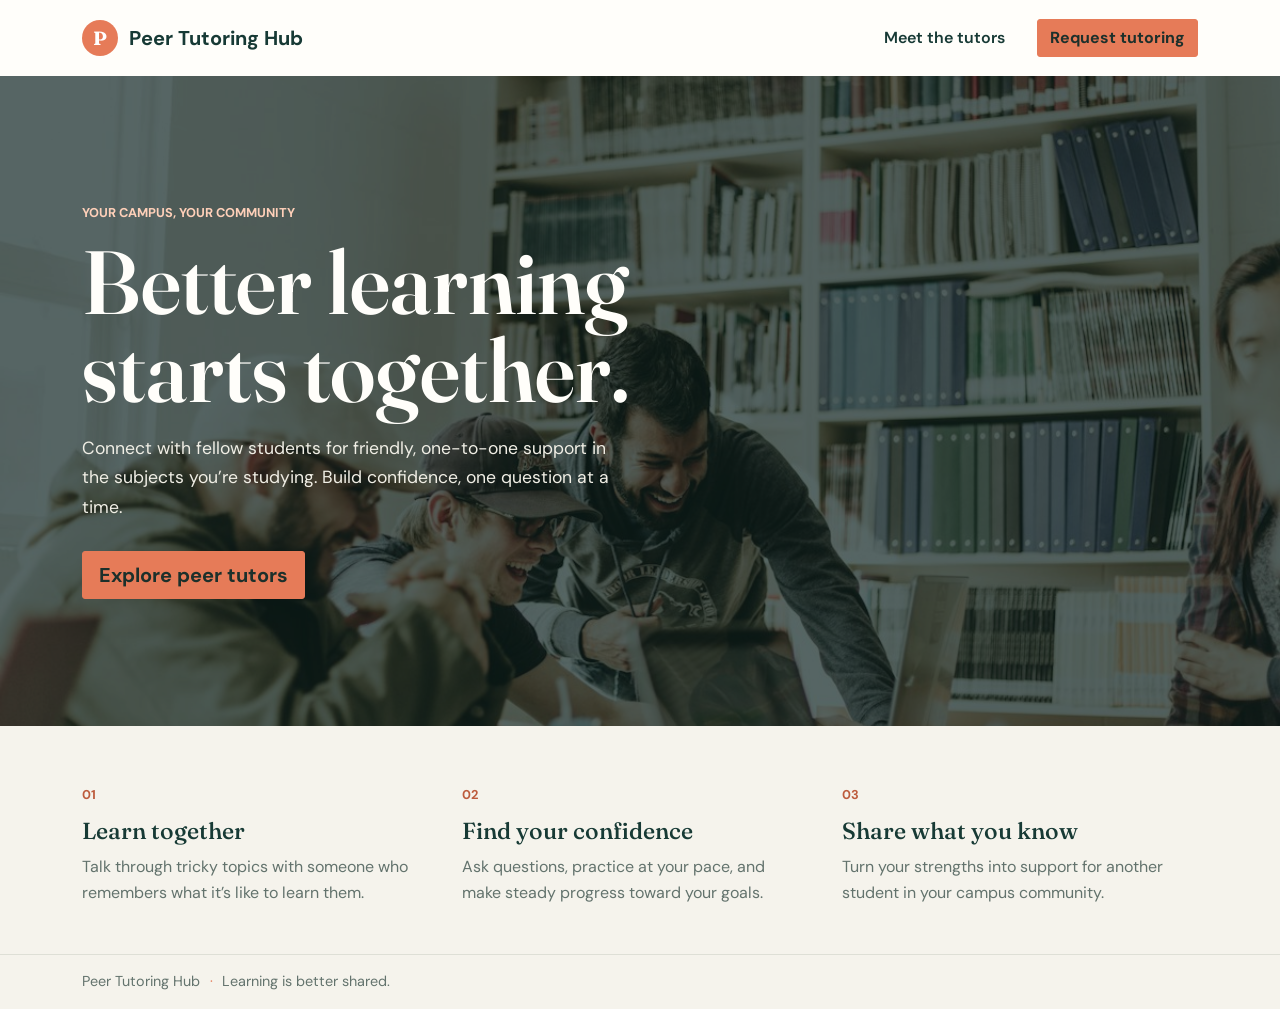
<file: index.html>
<!doctype html>
<html lang="en">
<head>
	<meta charset="utf-8">
	<meta name="viewport" content="width=device-width, initial-scale=1">
	<meta name="description" content="Find peer tutors, get help with challenging subjects, and learn alongside your campus community.">
	<title>Peer Tutoring Hub | Learn Together</title>
	<link rel="preconnect" href="https://fonts.googleapis.com">
	<link rel="preconnect" href="https://fonts.gstatic.com" crossorigin>
	<link href="https://fonts.googleapis.com/css2?family=DM+Sans:wght@400;500;600;700&family=Fraunces:opsz,wght@9..144,600;9..144,700&display=swap" rel="stylesheet">
	<link href="https://cdn.jsdelivr.net/npm/bootstrap@5.3.3/dist/css/bootstrap.min.css" rel="stylesheet" integrity="sha384-QWTKZyjpPEjISv5WaRU9OFeRpok6YctnYmDr5pNlyT2bRjXh0JMhjY6hW+ALEwIH" crossorigin="anonymous">
	<link rel="stylesheet" href="css/styles.css">
</head>
<body>
	<header>
		<nav class="navbar navbar-expand-lg hub-navbar" aria-label="Main navigation">
			<div class="container">
				<a class="navbar-brand hub-brand" href="index.html"><span class="brand-mark" aria-hidden="true">P</span>Peer Tutoring Hub</a>
				<button class="navbar-toggler" type="button" data-bs-toggle="collapse" data-bs-target="#mainNavigation" aria-controls="mainNavigation" aria-expanded="false" aria-label="Toggle navigation">
					<span class="navbar-toggler-icon"></span>
				</button>
				<div class="collapse navbar-collapse" id="mainNavigation">
					<ul class="navbar-nav ms-auto align-items-lg-center gap-lg-4">
						<li class="nav-item"><a class="nav-link" href="tutors.html">Meet the tutors</a></li>
						<li class="nav-item"><a class="btn btn-hub" href="request-form.html">Request tutoring</a></li>
					</ul>
				</div>
			</div>
		</nav>
	</header>

	<main>
		<section class="hero" aria-labelledby="hero-title">
			<img class="hero-image" src="images/tutoring.jpg" alt="Students collaborating around a laptop in a library">
			<div class="hero-shade" aria-hidden="true"></div>
			<div class="container hero-content">
				<p class="hero-kicker">Your campus, your community</p>
				<h1 id="hero-title">Better learning<br>starts together.</h1>
				<p class="hero-description">Connect with fellow students for friendly, one-to-one support in the subjects you’re studying. Build confidence, one question at a time.</p>
				<a class="btn btn-hub btn-lg" href="tutors.html">Explore peer tutors</a>
			</div>
		</section>

		<section class="benefits py-5" aria-label="Benefits of peer tutoring">
			<div class="container">
				<div class="row g-4">
					<div class="col-md-4 benefit">
						<span class="benefit-number">01</span>
						<h2>Learn together</h2>
						<p>Talk through tricky topics with someone who remembers what it’s like to learn them.</p>
					</div>
					<div class="col-md-4 benefit">
						<span class="benefit-number">02</span>
						<h2>Find your confidence</h2>
						<p>Ask questions, practice at your pace, and make steady progress toward your goals.</p>
					</div>
					<div class="col-md-4 benefit">
						<span class="benefit-number">03</span>
						<h2>Share what you know</h2>
						<p>Turn your strengths into support for another student in your campus community.</p>
					</div>
				</div>
			</div>
		</section>
	</main>

	<footer class="hub-footer py-3">
		<div class="container"><p class="mb-0">Peer Tutoring Hub <span aria-hidden="true">·</span> Learning is better shared.</p></div>
	</footer>

	<script src="https://cdn.jsdelivr.net/npm/bootstrap@5.3.3/dist/js/bootstrap.bundle.min.js" integrity="sha384-YvpcrYf0tY3lHB60NNkmXc5s9fDVZLESaAA55NDzOxhy9GkcIdslK1eN7N6jIeHz" crossorigin="anonymous"></script>
</body>
</html>
</file>
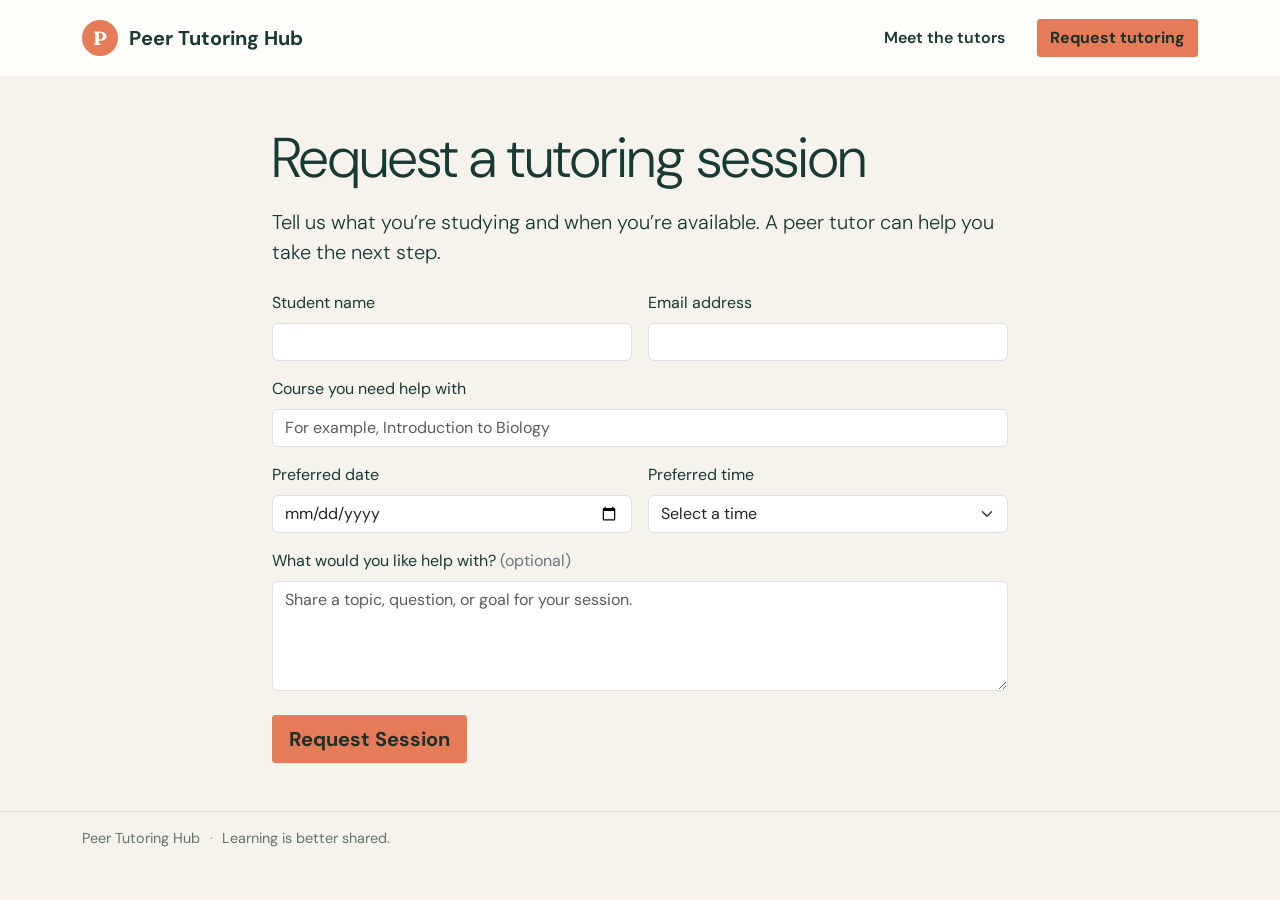
<file: request-form.html>
<!doctype html>
<html lang="en">
<head>
	<meta charset="utf-8">
	<meta name="viewport" content="width=device-width, initial-scale=1">
	<meta name="description" content="Request a peer tutoring session for one of your courses.">
	<title>Request Tutoring | Peer Tutoring Hub</title>
	<link rel="preconnect" href="https://fonts.googleapis.com">
	<link rel="preconnect" href="https://fonts.gstatic.com" crossorigin>
	<link href="https://fonts.googleapis.com/css2?family=DM+Sans:wght@400;500;600;700&family=Fraunces:opsz,wght@9..144,600;9..144,700&display=swap" rel="stylesheet">
	<link href="https://cdn.jsdelivr.net/npm/bootstrap@5.3.3/dist/css/bootstrap.min.css" rel="stylesheet" integrity="sha384-QWTKZyjpPEjISv5WaRU9OFeRpok6YctnYmDr5pNlyT2bRjXh0JMhjY6hW+ALEwIH" crossorigin="anonymous">
	<link rel="stylesheet" href="css/styles.css">
</head>
<body>
	<header>
		<nav class="navbar navbar-expand-lg hub-navbar" aria-label="Main navigation">
			<div class="container">
				<a class="navbar-brand hub-brand" href="index.html"><span class="brand-mark" aria-hidden="true">P</span>Peer Tutoring Hub</a>
				<button class="navbar-toggler" type="button" data-bs-toggle="collapse" data-bs-target="#mainNavigation" aria-controls="mainNavigation" aria-expanded="false" aria-label="Toggle navigation">
					<span class="navbar-toggler-icon"></span>
				</button>
				<div class="collapse navbar-collapse" id="mainNavigation">
					<ul class="navbar-nav ms-auto align-items-lg-center gap-lg-4">
						<li class="nav-item"><a class="nav-link" href="tutors.html">Meet the tutors</a></li>
						<li class="nav-item"><a class="btn btn-hub" href="request-form.html" aria-current="page">Request tutoring</a></li>
					</ul>
				</div>
			</div>
		</nav>
	</header>

	<main class="container py-5">
		<div class="row justify-content-center">
			<div class="col-lg-9 col-xl-8">
				<h1 class="display-4 mb-3">Request a tutoring session</h1>
				<p class="lead mb-4">Tell us what you’re studying and when you’re available. A peer tutor can help you take the next step.</p>

				<form action="process-request.php" method="post">
					<div class="row g-3">
						<div class="col-md-6">
							<label class="form-label" for="student-name">Student name</label>
							<input class="form-control" type="text" id="student-name" name="student_name" autocomplete="name" required>
						</div>
						<div class="col-md-6">
							<label class="form-label" for="student-email">Email address</label>
							<input class="form-control" type="email" id="student-email" name="student_email" autocomplete="email" required>
						</div>
						<div class="col-12">
							<label class="form-label" for="course-name">Course you need help with</label>
							<input class="form-control" type="text" id="course-name" name="course_name" placeholder="For example, Introduction to Biology" required>
						</div>
						<div class="col-md-6">
							<label class="form-label" for="preferred-date">Preferred date</label>
							<input class="form-control" type="date" id="preferred-date" name="preferred_date" required>
						</div>
						<div class="col-md-6">
							<label class="form-label" for="preferred-time">Preferred time</label>
							<select class="form-select" id="preferred-time" name="preferred_time" required>
								<option value="" selected disabled>Select a time</option>
								<option value="morning">Morning</option>
								<option value="afternoon">Afternoon</option>
								<option value="evening">Evening</option>
							</select>
						</div>
						<div class="col-12">
							<label class="form-label" for="session-notes">What would you like help with? <span class="text-secondary">(optional)</span></label>
							<textarea class="form-control" id="session-notes" name="session_notes" rows="4" placeholder="Share a topic, question, or goal for your session."></textarea>
						</div>
						<div class="col-12 pt-2">
							<button class="btn btn-hub btn-lg" type="submit">Request Session</button>
						</div>
					</div>
				</form>
			</div>
		</div>
	</main>

	<footer class="hub-footer py-3">
		<div class="container"><p class="mb-0">Peer Tutoring Hub <span aria-hidden="true">·</span> Learning is better shared.</p></div>
	</footer>

	<script src="https://cdn.jsdelivr.net/npm/bootstrap@5.3.3/dist/js/bootstrap.bundle.min.js" integrity="sha384-YvpcrYf0tY3lHB60NNkmXc5s9fDVZLESaAA55NDzOxhy9GkcIdslK1eN7N6jIeHz" crossorigin="anonymous"></script>
</body>
</html>
</file>
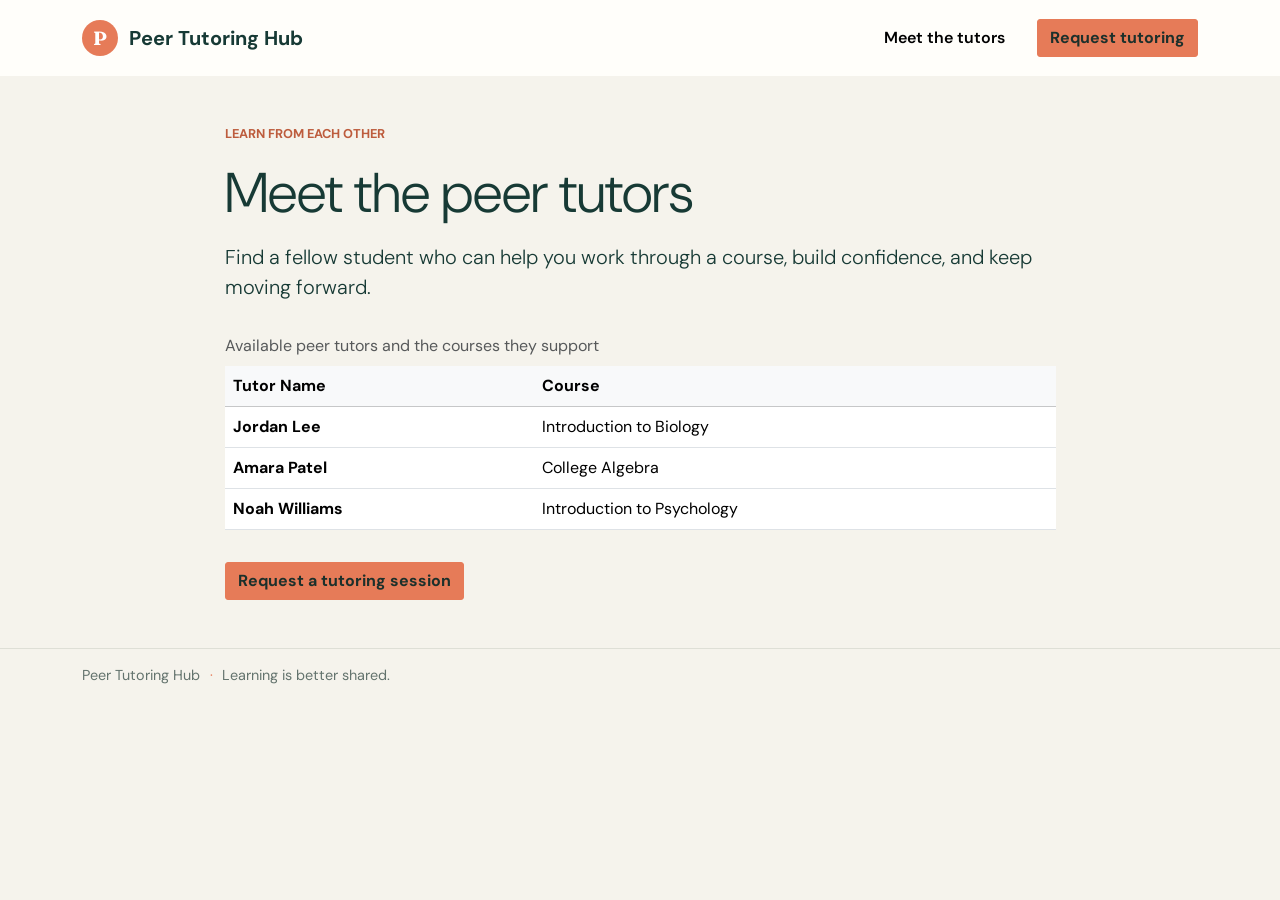
<file: tutors.html>
<!doctype html>
<html lang="en">
<head>
	<meta charset="utf-8">
	<meta name="viewport" content="width=device-width, initial-scale=1">
	<meta name="description" content="Browse peer tutors and the courses they can help with.">
	<title>Peer Tutors | Peer Tutoring Hub</title>
	<link rel="preconnect" href="https://fonts.googleapis.com">
	<link rel="preconnect" href="https://fonts.gstatic.com" crossorigin>
	<link href="https://fonts.googleapis.com/css2?family=DM+Sans:wght@400;500;600;700&family=Fraunces:opsz,wght@9..144,600;9..144,700&display=swap" rel="stylesheet">
	<link href="https://cdn.jsdelivr.net/npm/bootstrap@5.3.3/dist/css/bootstrap.min.css" rel="stylesheet" integrity="sha384-QWTKZyjpPEjISv5WaRU9OFeRpok6YctnYmDr5pNlyT2bRjXh0JMhjY6hW+ALEwIH" crossorigin="anonymous">
	<link rel="stylesheet" href="css/styles.css">
</head>
<body>
	<header>
		<nav class="navbar navbar-expand-lg hub-navbar" aria-label="Main navigation">
			<div class="container">
				<a class="navbar-brand hub-brand" href="index.html"><span class="brand-mark" aria-hidden="true">P</span>Peer Tutoring Hub</a>
				<button class="navbar-toggler" type="button" data-bs-toggle="collapse" data-bs-target="#mainNavigation" aria-controls="mainNavigation" aria-expanded="false" aria-label="Toggle navigation">
					<span class="navbar-toggler-icon"></span>
				</button>
				<div class="collapse navbar-collapse" id="mainNavigation">
					<ul class="navbar-nav ms-auto align-items-lg-center gap-lg-4">
						<li class="nav-item"><a class="nav-link active" aria-current="page" href="tutors.html">Meet the tutors</a></li>
						<li class="nav-item"><a class="btn btn-hub" href="request-form.html">Request tutoring</a></li>
					</ul>
				</div>
			</div>
		</nav>
	</header>

	<main class="container py-5">
		<div class="row justify-content-center">
			<div class="col-lg-10 col-xl-9">
				<p class="tutors-kicker text-uppercase">Learn from each other</p>
				<h1 class="display-4 mb-3">Meet the peer tutors</h1>
				<p class="lead mb-4">Find a fellow student who can help you work through a course, build confidence, and keep moving forward.</p>

				<div class="table-responsive">
					<table class="table table-hover align-middle">
						<caption class="caption-top">Available peer tutors and the courses they support</caption>
						<thead class="table-light">
							<tr>
								<th scope="col">Tutor Name</th>
								<th scope="col">Course</th>
							</tr>
						</thead>
						<tbody>
							<tr>
								<th scope="row">Jordan Lee</th>
								<td>Introduction to Biology</td>
							</tr>
							<tr>
								<th scope="row">Amara Patel</th>
								<td>College Algebra</td>
							</tr>
							<tr>
								<th scope="row">Noah Williams</th>
								<td>Introduction to Psychology</td>
							</tr>
						</tbody>
					</table>
				</div>

				<a class="btn btn-hub mt-3" href="request-form.html">Request a tutoring session</a>
			</div>
		</div>
	</main>

	<footer class="hub-footer py-3">
		<div class="container"><p class="mb-0">Peer Tutoring Hub <span aria-hidden="true">·</span> Learning is better shared.</p></div>
	</footer>

	<script src="https://cdn.jsdelivr.net/npm/bootstrap@5.3.3/dist/js/bootstrap.bundle.min.js" integrity="sha384-YvpcrYf0tY3lHB60NNkmXc5s9fDVZLESaAA55NDzOxhy9GkcIdslK1eN7N6jIeHz" crossorigin="anonymous"></script>
</body>
</html>
</file>
<file: css/styles.css>
:root {
	--hub-ink: #173a35;
	--hub-paper: #f5f3ec;
	--hub-coral: #e67b58;
	--hub-muted: #63736d;
}

body {
	color: var(--hub-ink);
	background: var(--hub-paper);
	font-family: "DM Sans", sans-serif;
}

.hub-navbar {
	min-height: 76px;
	background: #fffefa;
}

.hub-brand {
	display: inline-flex;
	align-items: center;
	gap: 0.7rem;
	color: var(--hub-ink);
	font-weight: 700;
}

.hub-brand:hover,
.hub-brand:focus {
	color: var(--hub-ink);
}

.brand-mark {
	display: grid;
	width: 36px;
	height: 36px;
	place-items: center;
	border-radius: 50%;
	background: var(--hub-coral);
	color: #fff;
	font-family: "Fraunces", serif;
	font-size: 1.2rem;
}

.hub-navbar .nav-link {
	color: var(--hub-ink);
	font-weight: 600;
}

.btn-hub {
	border: 1px solid var(--hub-coral);
	border-radius: 3px;
	background: var(--hub-coral);
	color: #1c302b;
	font-weight: 700;
}

.btn-hub:hover,
.btn-hub:focus-visible {
	border-color: #cf6745;
	background: #cf6745;
	color: #fff;
}

.hero {
	position: relative;
	display: flex;
	min-height: min(650px, calc(100svh - 76px));
	align-items: center;
	overflow: hidden;
	background: #263b36;
	color: #fffefa;
}

.hero-image,
.hero-shade {
	position: absolute;
	inset: 0;
	width: 100%;
	height: 100%;
}

.hero-image {
	object-fit: cover;
	object-position: center 48%;
}

.hero-shade {
	background: rgba(14, 34, 31, 0.66);
}

.hero-content {
	position: relative;
	z-index: 1;
	padding-top: 5rem;
	padding-bottom: 5rem;
}

.hero-kicker {
	margin-bottom: 1rem;
	color: #ffd0b9;
	font-size: 0.8rem;
	font-weight: 700;
	text-transform: uppercase;
}

.tutors-kicker {
	margin-bottom: 1rem;
	color: #bd5c3d;
	font-size: 0.8rem;
	font-weight: 700;
}

.hero h1 {
	max-width: 760px;
	margin-bottom: 1.25rem;
	font-family: "Fraunces", Georgia, serif;
	font-size: clamp(3rem, 7vw, 5.8rem);
	font-weight: 600;
	line-height: 0.98;
}

.hero-description {
	max-width: 540px;
	margin-bottom: 1.75rem;
	color: #f0eee5;
	font-size: 1.1rem;
	line-height: 1.7;
}

.benefits {
	background: var(--hub-paper);
}

.benefit {
	padding-top: 0.5rem;
}

.benefit-number {
	display: inline-block;
	margin-bottom: 0.8rem;
	color: #bd5c3d;
	font-size: 0.8rem;
	font-weight: 700;
}

.benefit h2 {
	margin-bottom: 0.55rem;
	font-family: "Fraunces", Georgia, serif;
	font-size: 1.45rem;
}

.benefit p {
	max-width: 340px;
	margin-bottom: 0;
	color: var(--hub-muted);
	line-height: 1.65;
}

.hub-footer {
	border-top: 1px solid #dedfd6;
	color: var(--hub-muted);
	font-size: 0.9rem;
}

.hub-footer span {
	padding: 0 0.35rem;
	color: var(--hub-coral);
}

@media (max-width: 991.98px) {
	.hub-navbar .navbar-collapse {
		padding: 0.75rem 0 1rem;
	}

	.hub-navbar .nav-item + .nav-item {
		margin-top: 0.5rem;
	}
}

@media (max-width: 575.98px) {
	.hero {
		min-height: 560px;
	}

	.hero-content {
		padding-top: 4rem;
		padding-bottom: 4rem;
	}

	.hero-description {
		font-size: 1rem;
	}
}
</file>
